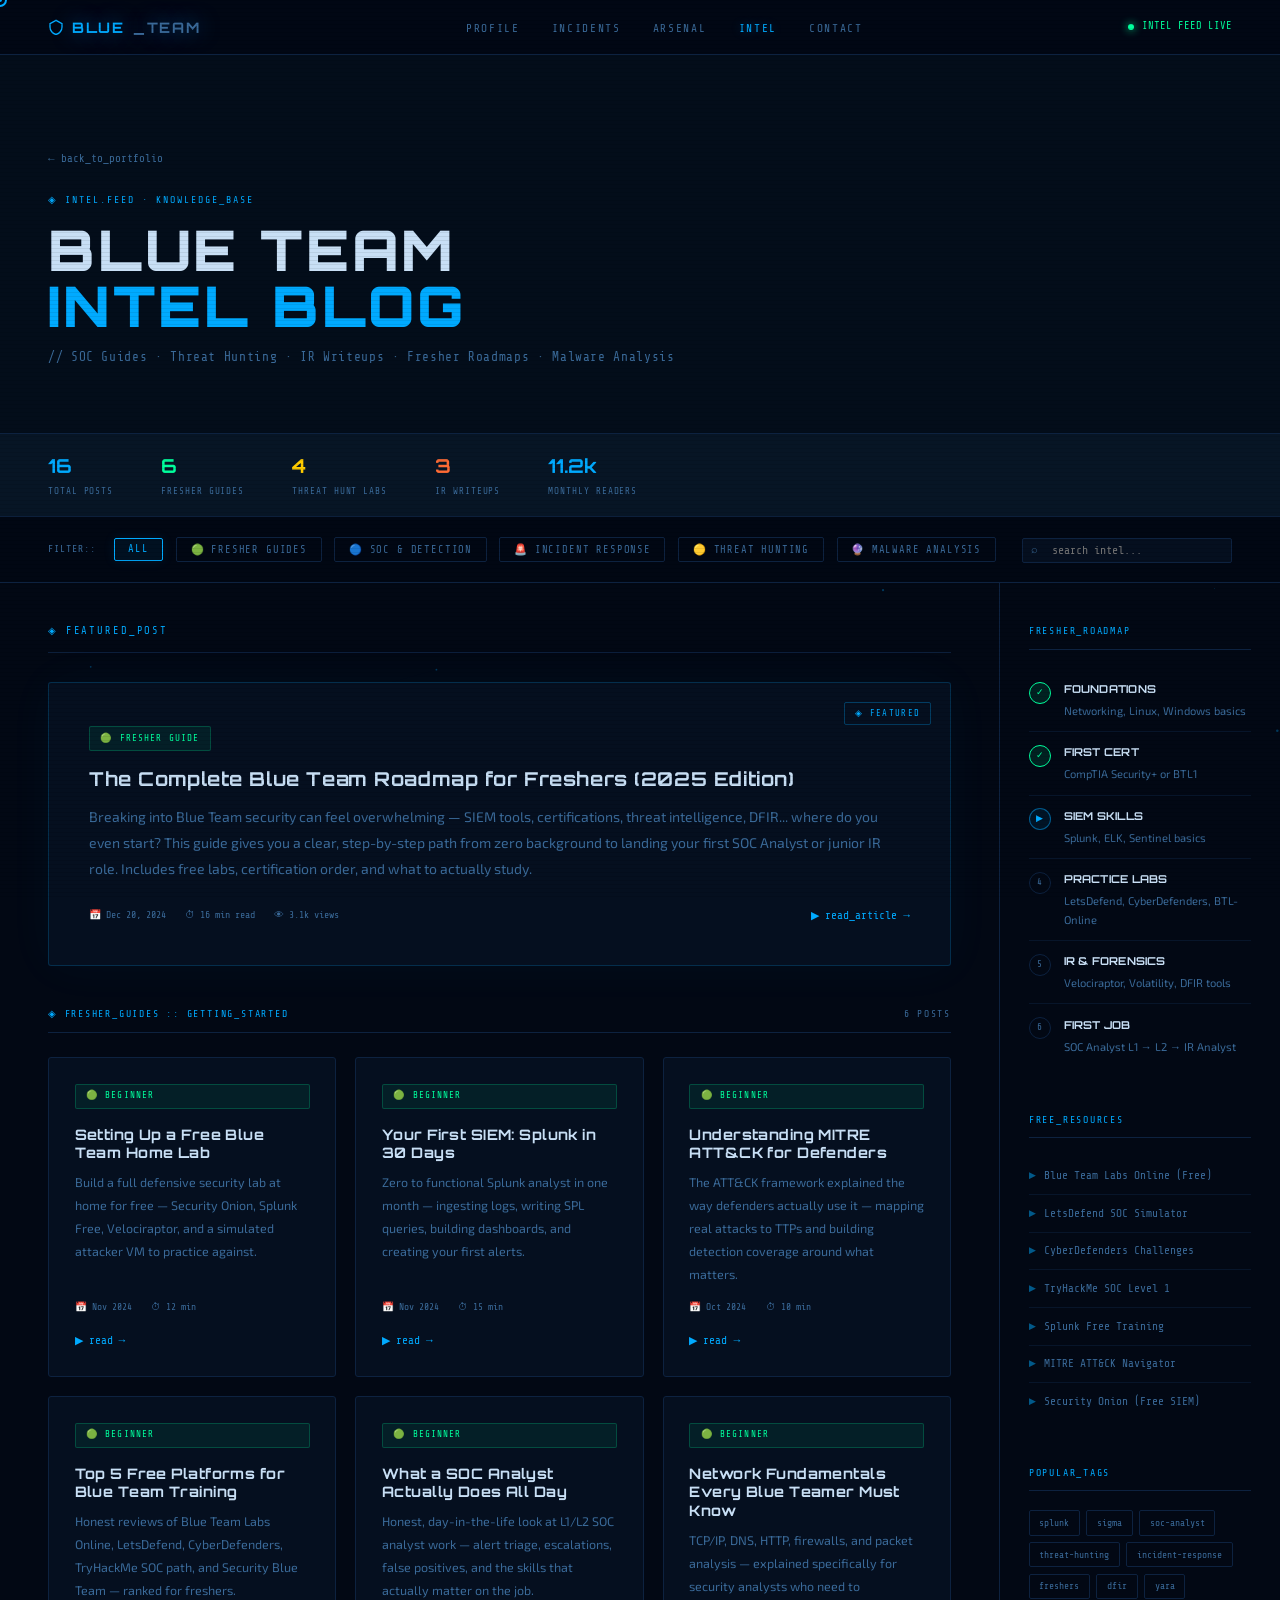
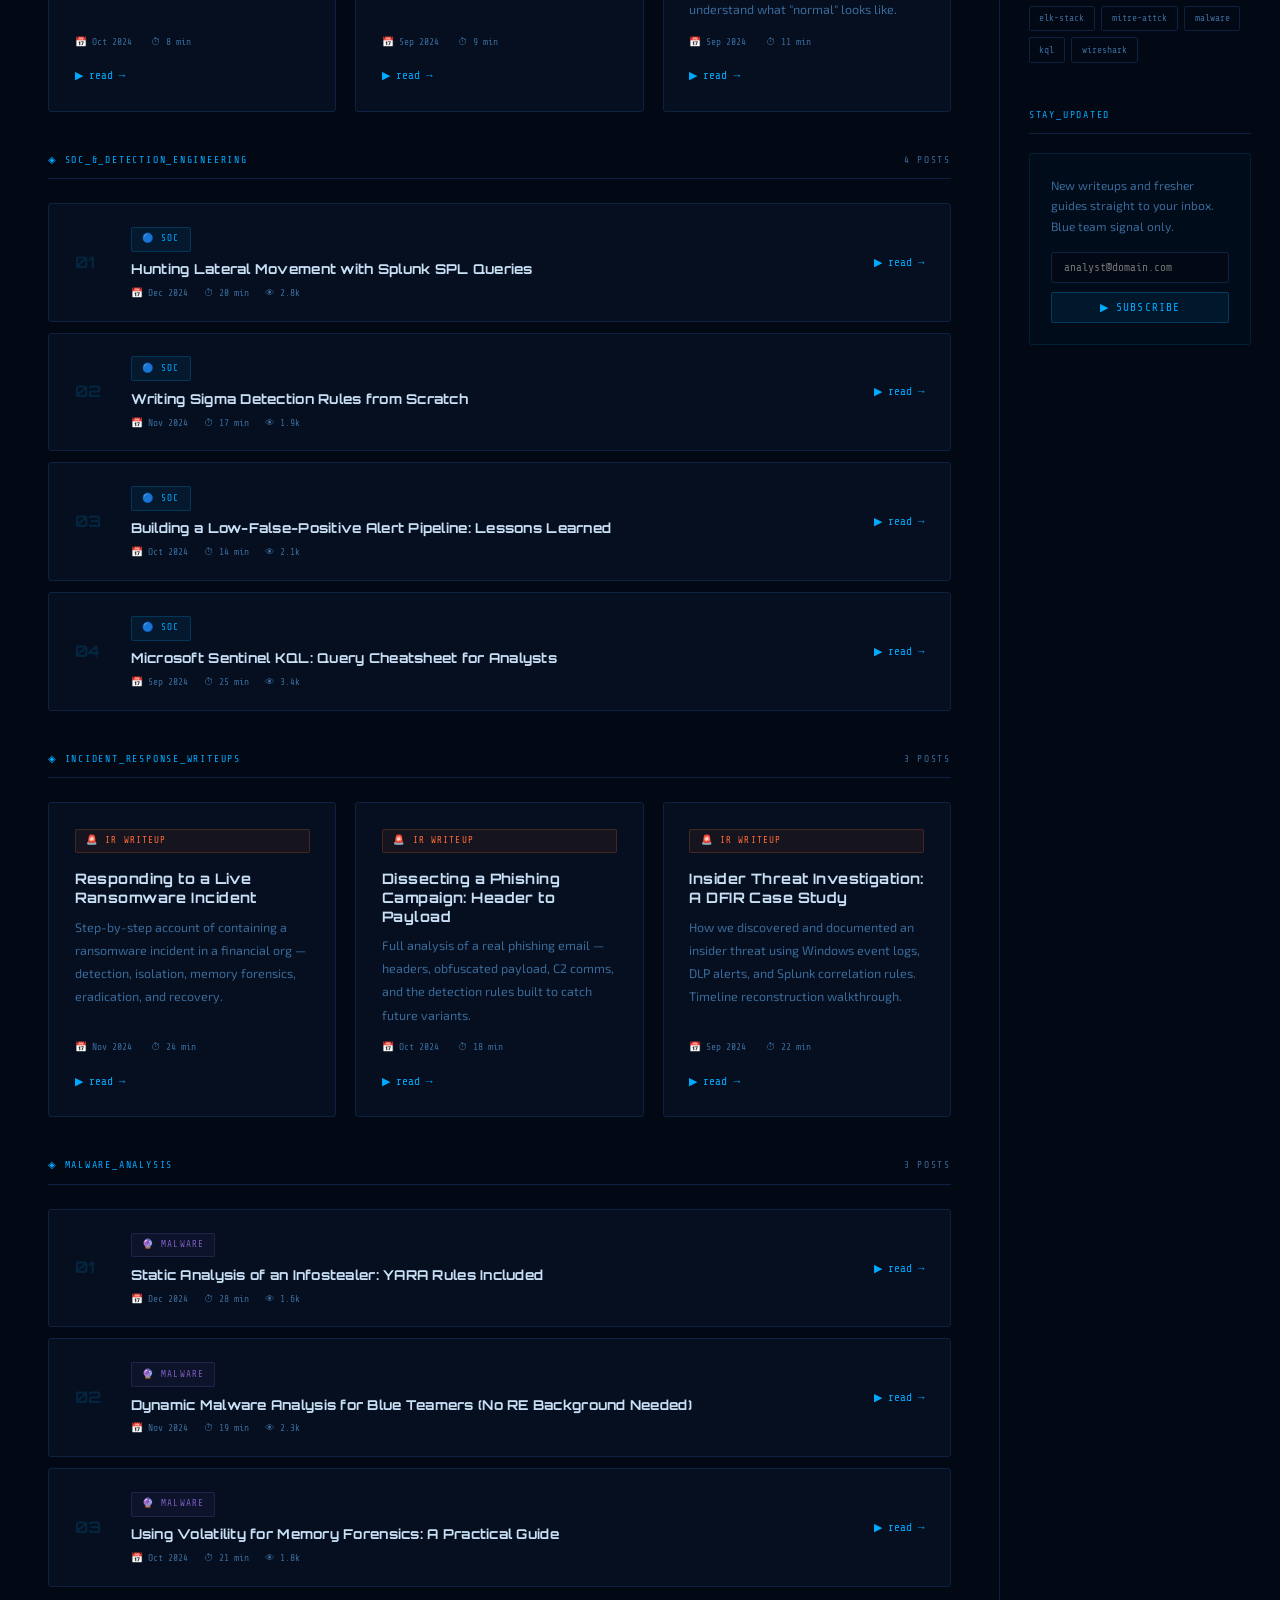
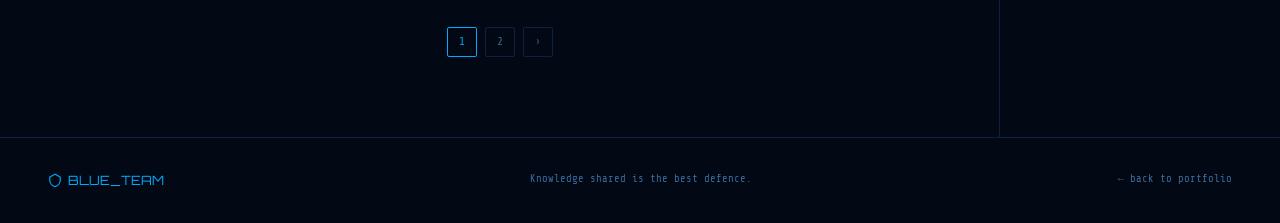
<file: blogs.html>
<!DOCTYPE html>
<html lang="en">
<head>
<meta charset="UTF-8"/>
<meta name="viewport" content="width=device-width, initial-scale=1.0"/>
<title>Intel Blog — Blue Team Security</title>
<link rel="preconnect" href="https://fonts.googleapis.com"/>
<link rel="preconnect" href="https://fonts.gstatic.com" crossorigin/>
<link href="https://fonts.googleapis.com/css2?family=Share+Tech+Mono&family=Orbitron:wght@400;700;900&family=Exo+2:wght@300;400;600;700&display=swap" rel="stylesheet"/>
<style>
:root{
  --bg:#020814;--bg2:#030d1a;--surface:#050f1f;--surface2:#071525;
  --border:#0d2240;--border2:#0f2a50;
  --blue:#00aaff;--blue2:#0066cc;--cyan:#00e5ff;--steel:#4a9edd;
  --alert:#ff6b35;--warn:#ffcc00;--safe:#00ff9d;--purple:#7c5cbf;
  --text:#c8dff5;--muted:#3a6a99;
  --font-mono:'Share Tech Mono',monospace;
  --font-display:'Orbitron',monospace;
  --font-body:'Exo 2',sans-serif;
}
*,*::before,*::after{box-sizing:border-box;margin:0;padding:0}
html{scroll-behavior:smooth}
body{background:var(--bg);color:var(--text);font-family:var(--font-body);font-size:15px;line-height:1.7;overflow-x:hidden;cursor:none;}
body::after{content:'';position:fixed;inset:0;background:repeating-linear-gradient(0deg,transparent,transparent 3px,rgba(0,0,0,0.07) 3px,rgba(0,0,0,0.07) 4px);pointer-events:none;z-index:9000;}

.cursor{width:14px;height:14px;border:2px solid var(--blue);border-radius:50%;position:fixed;pointer-events:none;z-index:9999;transform:translate(-50%,-50%);transition:width 0.2s,height 0.2s,border-color 0.2s;}
.cursor-dot{width:4px;height:4px;background:var(--blue);border-radius:50%;position:fixed;pointer-events:none;z-index:10000;transform:translate(-50%,-50%);}
.cursor.hovering{width:28px;height:28px;border-color:var(--cyan);background:rgba(0,229,255,0.05);}

#particle-canvas{position:fixed;top:0;left:0;width:100%;height:100%;pointer-events:none;z-index:0;}

/* NAV */
nav{position:fixed;top:0;left:0;right:0;z-index:100;display:flex;justify-content:space-between;align-items:center;padding:0.9rem 3rem;background:rgba(2,8,20,0.96);border-bottom:1px solid var(--border);backdrop-filter:blur(12px);}
.nav-logo{font-family:var(--font-display);font-size:0.9rem;font-weight:700;color:var(--blue);text-decoration:none;letter-spacing:0.12em;text-shadow:0 0 20px rgba(0,170,255,0.5);display:flex;align-items:center;gap:0.5rem;}
.nav-links{display:flex;gap:2rem;list-style:none}
.nav-links a{color:var(--muted);text-decoration:none;font-size:0.7rem;letter-spacing:0.15em;text-transform:uppercase;font-family:var(--font-mono);transition:color 0.2s;}
.nav-links a:hover,.nav-links a.active{color:var(--blue);text-shadow:0 0 10px rgba(0,170,255,0.4)}
.nav-right{display:flex;align-items:center;gap:0.5rem;font-family:var(--font-mono);font-size:0.65rem;color:var(--safe);}
.status-dot{width:6px;height:6px;border-radius:50%;background:var(--safe);box-shadow:0 0 8px var(--safe);animation:pulse 2s infinite;}
@keyframes pulse{0%,100%{opacity:1;transform:scale(1)}50%{opacity:0.4;transform:scale(0.7)}}

/* BLOG HEADER */
.blog-header{padding:9rem 3rem 4rem;position:relative;z-index:1;background:var(--bg2);border-bottom:1px solid var(--border);}
.back-link{display:inline-flex;align-items:center;gap:0.4rem;font-family:var(--font-mono);font-size:0.68rem;color:var(--muted);text-decoration:none;margin-bottom:1.5rem;transition:color 0.2s;}
.back-link:hover{color:var(--blue)}
.header-tag{font-family:var(--font-mono);font-size:0.62rem;letter-spacing:0.2em;text-transform:uppercase;color:var(--blue);margin-bottom:0.8rem;display:flex;align-items:center;gap:0.4rem;}
h1{font-family:var(--font-display);font-size:clamp(1.8rem,5vw,3.5rem);font-weight:900;letter-spacing:0.05em;line-height:1;}
h1 .b{color:var(--blue)}
.header-sub{font-family:var(--font-mono);font-size:0.8rem;color:var(--muted);margin-top:0.8rem;letter-spacing:0.05em;}

/* STATS BAR */
.stats-bar{background:var(--surface2);border-bottom:1px solid var(--border);padding:1rem 3rem;display:flex;gap:3rem;position:relative;z-index:1;}
.stat-item{display:flex;flex-direction:column;gap:0.1rem;}
.stat-val{font-family:var(--font-display);font-size:1.2rem;font-weight:700;color:var(--blue);}
.stat-lbl{font-family:var(--font-mono);font-size:0.58rem;color:var(--muted);letter-spacing:0.1em;text-transform:uppercase;}

/* FILTERS */
.filters-bar{padding:1.2rem 3rem;background:rgba(2,8,20,0.97);border-bottom:1px solid var(--border);display:flex;gap:0.8rem;align-items:center;flex-wrap:wrap;position:sticky;top:58px;z-index:50;backdrop-filter:blur(12px);}
.filter-label{font-family:var(--font-mono);font-size:0.62rem;color:var(--muted);letter-spacing:0.1em;text-transform:uppercase;margin-right:0.3rem;}
.filter-btn{padding:0.3rem 0.85rem;font-family:var(--font-mono);font-size:0.65rem;letter-spacing:0.08em;text-transform:uppercase;background:transparent;border:1px solid var(--border);color:var(--muted);border-radius:2px;cursor:none;transition:all 0.2s;}
.filter-btn:hover{border-color:var(--blue);color:var(--blue);}
.filter-btn.active{border-color:var(--blue);color:var(--blue);background:rgba(0,170,255,0.06);box-shadow:0 0 12px rgba(0,170,255,0.1);}
.filter-btn.cat-beginner.active{border-color:var(--safe);color:var(--safe);box-shadow:0 0 12px rgba(0,255,157,0.1);background:rgba(0,255,157,0.04);}
.filter-btn.cat-soc.active{border-color:var(--blue);color:var(--blue);}
.filter-btn.cat-ir.active{border-color:var(--alert);color:var(--alert);background:rgba(255,107,53,0.04);}
.filter-btn.cat-threat.active{border-color:var(--warn);color:var(--warn);background:rgba(255,204,0,0.04);}
.filter-btn.cat-malware.active{border-color:var(--purple);color:var(--purple);background:rgba(124,92,191,0.04);}
.search-wrap{margin-left:auto;position:relative;}
.search-input{background:var(--surface);border:1px solid var(--border);color:var(--text);font-family:var(--font-mono);font-size:0.72rem;padding:0.32rem 1rem 0.32rem 1.8rem;border-radius:2px;width:210px;outline:none;transition:border-color 0.2s;}
.search-input:focus{border-color:rgba(0,170,255,0.4);}
.search-icon{position:absolute;left:0.55rem;top:50%;transform:translateY(-50%);color:var(--muted);font-size:0.7rem;}

/* LAYOUT */
.blog-main{display:grid;grid-template-columns:1fr 280px;max-width:1300px;margin:0 auto;position:relative;z-index:1;}

/* MAIN AREA */
.blogs-area{padding:2.5rem 3rem 5rem;border-right:1px solid var(--border);}
.area-title{font-family:var(--font-mono);font-size:0.65rem;letter-spacing:0.18em;text-transform:uppercase;color:var(--blue);margin-bottom:1.8rem;padding-bottom:0.7rem;border-bottom:1px solid var(--border);display:flex;justify-content:space-between;}
.post-count{color:var(--muted);font-size:0.6rem;}

/* Featured card */
.featured-post{background:var(--surface);border:1px solid rgba(0,170,255,0.2);border-radius:3px;padding:2.5rem;margin-bottom:2.5rem;position:relative;overflow:hidden;cursor:none;transition:border-color 0.3s,transform 0.3s,box-shadow 0.3s;box-shadow:0 0 50px rgba(0,170,255,0.04);}
.featured-post::before{content:'◈ FEATURED';position:absolute;top:1.2rem;right:1.2rem;font-family:var(--font-mono);font-size:0.55rem;letter-spacing:0.15em;padding:0.2rem 0.6rem;border:1px solid rgba(0,170,255,0.3);color:var(--blue);border-radius:2px;}
.featured-post:hover{border-color:rgba(0,170,255,0.35);transform:translateY(-2px);box-shadow:0 10px 50px rgba(0,170,255,0.07);}

.post-badge{display:inline-flex;align-items:center;gap:0.35rem;font-family:var(--font-mono);font-size:0.58rem;letter-spacing:0.12em;text-transform:uppercase;padding:0.22rem 0.65rem;border-radius:2px;margin-bottom:1rem;}
.badge-beginner{background:rgba(0,255,157,0.07);border:1px solid rgba(0,255,157,0.2);color:var(--safe);}
.badge-soc{background:rgba(0,170,255,0.07);border:1px solid rgba(0,170,255,0.2);color:var(--blue);}
.badge-ir{background:rgba(255,107,53,0.07);border:1px solid rgba(255,107,53,0.2);color:var(--alert);}
.badge-threat{background:rgba(255,204,0,0.07);border:1px solid rgba(255,204,0,0.2);color:var(--warn);}
.badge-malware{background:rgba(124,92,191,0.07);border:1px solid rgba(124,92,191,0.2);color:var(--purple);}

.post-title{font-family:var(--font-display);font-size:1.2rem;font-weight:700;color:var(--text);margin-bottom:0.75rem;letter-spacing:0.03em;line-height:1.3;}
.post-excerpt{font-size:0.875rem;color:var(--muted);line-height:1.85;margin-bottom:1.5rem;}
.post-footer{display:flex;align-items:center;justify-content:space-between;flex-wrap:wrap;gap:0.5rem;}
.post-meta{display:flex;align-items:center;gap:1.2rem;font-family:var(--font-mono);font-size:0.62rem;color:var(--muted);}
.read-btn{font-family:var(--font-mono);font-size:0.7rem;color:var(--blue);text-decoration:none;display:inline-flex;align-items:center;gap:0.3rem;transition:gap 0.2s,text-shadow 0.2s;cursor:none;}
.read-btn:hover{gap:0.7rem;text-shadow:0 0 10px rgba(0,170,255,0.4);}

/* Grid posts */
.posts-grid{display:grid;grid-template-columns:repeat(auto-fit,minmax(270px,1fr));gap:1.2rem;margin-bottom:0.5rem;}
.post-card{background:var(--surface);border:1px solid var(--border);border-radius:3px;padding:1.6rem;transition:border-color 0.3s,transform 0.3s;cursor:none;display:flex;flex-direction:column;}
.post-card:hover{border-color:rgba(0,170,255,0.2);transform:translateY(-3px);}
.post-card .post-title{font-size:0.9rem;margin-bottom:0.55rem;}
.post-card .post-excerpt{font-size:0.78rem;flex:1;margin-bottom:0.8rem;}
.post-card .post-meta{font-size:0.6rem;}

/* List posts */
.post-list-item{background:var(--surface);border:1px solid var(--border);border-radius:3px;padding:1.2rem 1.6rem;display:flex;align-items:center;gap:1.5rem;cursor:none;transition:border-color 0.3s;margin-bottom:0.7rem;}
.post-list-item:hover{border-color:rgba(0,170,255,0.2);}
.post-num{font-family:var(--font-display);font-size:1rem;font-weight:700;color:rgba(0,170,255,0.15);min-width:2rem;}
.post-list-content{flex:1;}
.post-list-title{font-family:var(--font-display);font-size:0.85rem;font-weight:700;color:var(--text);margin-bottom:0.3rem;letter-spacing:0.02em;}
.post-list-meta{display:flex;gap:1rem;font-family:var(--font-mono);font-size:0.6rem;color:var(--muted);}
.section-divider{font-family:var(--font-mono);font-size:0.62rem;letter-spacing:0.18em;text-transform:uppercase;color:var(--blue);margin:2.5rem 0 1.5rem;padding-bottom:0.6rem;border-bottom:1px solid var(--border);display:flex;justify-content:space-between;}

/* SIDEBAR */
.sidebar{padding:2.5rem 1.8rem 5rem;}
.widget{margin-bottom:2.8rem;}
.widget-title{font-family:var(--font-mono);font-size:0.62rem;letter-spacing:0.18em;text-transform:uppercase;color:var(--blue);margin-bottom:1.2rem;padding-bottom:0.55rem;border-bottom:1px solid var(--border);}

/* Fresher roadmap */
.road-step-item{display:flex;gap:0.8rem;padding:0.7rem 0;border-bottom:1px solid rgba(13,34,64,0.5);}
.road-step-item:last-child{border-bottom:none;}
.step-num{width:22px;height:22px;border-radius:50%;border:1px solid var(--border);display:flex;align-items:center;justify-content:center;font-family:var(--font-mono);font-size:0.58rem;color:var(--muted);flex-shrink:0;margin-top:0.1rem;}
.step-num.done{background:rgba(0,255,157,0.1);border-color:var(--safe);color:var(--safe);}
.step-num.active{background:rgba(0,170,255,0.08);border-color:rgba(0,170,255,0.5);color:var(--blue);animation:pulse 2s infinite;}
.step-info{}
.step-title{font-family:var(--font-display);font-size:0.68rem;font-weight:700;color:var(--text);letter-spacing:0.02em;}
.step-desc{font-size:0.7rem;color:var(--muted);margin-top:0.15rem;}

/* Tags */
.tags-cloud{display:flex;flex-wrap:wrap;gap:0.4rem;}
.c-tag{font-family:var(--font-mono);font-size:0.6rem;padding:0.22rem 0.6rem;border:1px solid var(--border);border-radius:2px;color:var(--muted);cursor:none;transition:all 0.2s;}
.c-tag:hover{border-color:rgba(0,170,255,0.35);color:var(--blue);}

/* Resources */
.resource-link{display:flex;align-items:center;gap:0.5rem;padding:0.55rem 0;border-bottom:1px solid rgba(13,34,64,0.5);font-family:var(--font-mono);font-size:0.7rem;color:var(--muted);text-decoration:none;transition:color 0.2s;}
.resource-link:last-child{border-bottom:none;}
.resource-link:hover{color:var(--blue);}
.resource-link::before{content:'▶';font-size:0.55rem;color:var(--blue);opacity:0.5;}

/* Newsletter */
.nl-box{background:rgba(0,170,255,0.03);border:1px solid rgba(0,170,255,0.12);border-radius:3px;padding:1.3rem;}
.nl-box p{font-size:0.75rem;color:var(--muted);margin-bottom:1rem;line-height:1.7;}
.nl-input{width:100%;background:var(--bg);border:1px solid var(--border);color:var(--text);font-family:var(--font-mono);font-size:0.7rem;padding:0.5rem 0.75rem;border-radius:2px;outline:none;margin-bottom:0.55rem;transition:border-color 0.2s;}
.nl-input:focus{border-color:rgba(0,170,255,0.4);}
.nl-btn{width:100%;background:rgba(0,170,255,0.08);border:1px solid rgba(0,170,255,0.25);color:var(--blue);font-family:var(--font-mono);font-size:0.7rem;letter-spacing:0.1em;padding:0.5rem;border-radius:2px;cursor:none;transition:all 0.25s;text-transform:uppercase;}
.nl-btn:hover{background:rgba(0,170,255,0.15);box-shadow:0 0 20px rgba(0,170,255,0.15);}

/* Pagination */
.pagination{display:flex;gap:0.5rem;margin-top:2.5rem;justify-content:center;}
.pg-btn{width:30px;height:30px;display:flex;align-items:center;justify-content:center;font-family:var(--font-mono);font-size:0.7rem;color:var(--muted);border:1px solid var(--border);border-radius:2px;cursor:none;transition:all 0.2s;}
.pg-btn:hover,.pg-btn.active{border-color:var(--blue);color:var(--blue);}

/* Footer */
footer{padding:2rem 3rem;border-top:1px solid var(--border);display:flex;justify-content:space-between;align-items:center;font-family:var(--font-mono);font-size:0.66rem;color:var(--muted);position:relative;z-index:1;}
.footer-logo{font-family:var(--font-display);color:var(--blue);font-size:0.8rem;display:flex;align-items:center;gap:0.4rem;}

.reveal{opacity:0;transform:translateY(20px);transition:opacity 0.7s,transform 0.7s;}
.reveal.visible{opacity:1;transform:none;}

@media(max-width:900px){
  .blog-main{grid-template-columns:1fr;}
  .sidebar{display:none;}
  .blogs-area{border-right:none;padding:2rem 1.5rem 4rem;}
  nav{padding:1rem 1.5rem;}
  .nav-links,.nav-right{display:none;}
  .blog-header{padding:7rem 1.5rem 2.5rem;}
  .filters-bar{padding:1rem 1.5rem;}
  .stats-bar{padding:1rem 1.5rem;gap:1.5rem;flex-wrap:wrap;}
  footer{flex-direction:column;gap:1rem;}
}
</style>
</head>
<body>

<canvas id="particle-canvas"></canvas>
<div class="cursor" id="cursor"></div>
<div class="cursor-dot" id="cursorDot"></div>

<nav>
  <a href="index.html" class="nav-logo">
    <svg style="width:16px;height:16px;fill:none;stroke:var(--blue);stroke-width:2" viewBox="0 0 24 24"><path d="M12 2L3 7v5c0 5.25 3.75 10.15 9 11.25C17.25 22.15 21 17.25 21 12V7L12 2z"/></svg>
    BLUE<span style="color:var(--muted)">_TEAM</span>
  </a>
  <ul class="nav-links">
    <li><a href="index.html#about">profile</a></li>
    <li><a href="index.html#projects">incidents</a></li>
    <li><a href="index.html#skills">arsenal</a></li>
    <li><a href="blogs.html" class="active">intel</a></li>
    <li><a href="index.html#contact">contact</a></li>
  </ul>
  <div class="nav-right"><div class="status-dot"></div>INTEL FEED LIVE</div>
</nav>

<div class="blog-header reveal">
  <a href="index.html" class="back-link">← back_to_portfolio</a>
  <div class="header-tag">◈ intel.feed · knowledge_base</div>
  <h1>BLUE TEAM<br/><span class="b">INTEL BLOG</span></h1>
  <p class="header-sub">// SOC Guides · Threat Hunting · IR Writeups · Fresher Roadmaps · Malware Analysis</p>
</div>

<div class="stats-bar">
  <div class="stat-item"><div class="stat-val">16</div><div class="stat-lbl">Total Posts</div></div>
  <div class="stat-item"><div class="stat-val" style="color:var(--safe)">6</div><div class="stat-lbl">Fresher Guides</div></div>
  <div class="stat-item"><div class="stat-val" style="color:var(--warn)">4</div><div class="stat-lbl">Threat Hunt Labs</div></div>
  <div class="stat-item"><div class="stat-val" style="color:var(--alert)">3</div><div class="stat-lbl">IR Writeups</div></div>
  <div class="stat-item"><div class="stat-val" style="color:var(--blue)">11.2k</div><div class="stat-lbl">Monthly Readers</div></div>
</div>

<div class="filters-bar">
  <span class="filter-label">filter::</span>
  <button class="filter-btn active" data-cat="all">All</button>
  <button class="filter-btn cat-beginner" data-cat="beginner">🟢 Fresher Guides</button>
  <button class="filter-btn cat-soc" data-cat="soc">🔵 SOC & Detection</button>
  <button class="filter-btn cat-ir" data-cat="ir">🚨 Incident Response</button>
  <button class="filter-btn cat-threat" data-cat="threat">🟡 Threat Hunting</button>
  <button class="filter-btn cat-malware" data-cat="malware">🔮 Malware Analysis</button>
  <div class="search-wrap">
    <span class="search-icon">⌕</span>
    <input class="search-input" type="text" placeholder="search intel..." id="searchInput"/>
  </div>
</div>

<div class="blog-main">
  <main class="blogs-area">

    <!-- FEATURED -->
    <div class="area-title reveal"><span>◈ featured_post</span></div>
    <article class="featured-post reveal" data-cat="beginner">
      <div class="post-badge badge-beginner">🟢 Fresher Guide</div>
      <div class="post-title">The Complete Blue Team Roadmap for Freshers (2025 Edition)</div>
      <p class="post-excerpt">Breaking into Blue Team security can feel overwhelming — SIEM tools, certifications, threat intelligence, DFIR... where do you even start? This guide gives you a clear, step-by-step path from zero background to landing your first SOC Analyst or junior IR role. Includes free labs, certification order, and what to actually study.</p>
      <div class="post-footer">
        <div class="post-meta"><span>📅 Dec 20, 2024</span><span>⏱ 16 min read</span><span>👁 3.1k views</span></div>
        <a href="#" class="read-btn">▶ read_article →</a>
      </div>
    </article>

    <!-- FRESHER GUIDES -->
    <div class="section-divider reveal"><span>◈ fresher_guides :: getting_started</span><span class="post-count">6 posts</span></div>
    <div class="posts-grid">

      <article class="post-card reveal" data-cat="beginner">
        <div class="post-badge badge-beginner">🟢 Beginner</div>
        <div class="post-title">Setting Up a Free Blue Team Home Lab</div>
        <p class="post-excerpt">Build a full defensive security lab at home for free — Security Onion, Splunk Free, Velociraptor, and a simulated attacker VM to practice against.</p>
        <div class="post-meta"><span>📅 Nov 2024</span><span>⏱ 12 min</span></div>
        <a href="#" class="read-btn" style="margin-top:1rem">▶ read →</a>
      </article>

      <article class="post-card reveal" data-cat="beginner">
        <div class="post-badge badge-beginner">🟢 Beginner</div>
        <div class="post-title">Your First SIEM: Splunk in 30 Days</div>
        <p class="post-excerpt">Zero to functional Splunk analyst in one month — ingesting logs, writing SPL queries, building dashboards, and creating your first alerts.</p>
        <div class="post-meta"><span>📅 Nov 2024</span><span>⏱ 15 min</span></div>
        <a href="#" class="read-btn" style="margin-top:1rem">▶ read →</a>
      </article>

      <article class="post-card reveal" data-cat="beginner">
        <div class="post-badge badge-beginner">🟢 Beginner</div>
        <div class="post-title">Understanding MITRE ATT&CK for Defenders</div>
        <p class="post-excerpt">The ATT&CK framework explained the way defenders actually use it — mapping real attacks to TTPs and building detection coverage around what matters.</p>
        <div class="post-meta"><span>📅 Oct 2024</span><span>⏱ 10 min</span></div>
        <a href="#" class="read-btn" style="margin-top:1rem">▶ read →</a>
      </article>

      <article class="post-card reveal" data-cat="beginner">
        <div class="post-badge badge-beginner">🟢 Beginner</div>
        <div class="post-title">Top 5 Free Platforms for Blue Team Training</div>
        <p class="post-excerpt">Honest reviews of Blue Team Labs Online, LetsDefend, CyberDefenders, TryHackMe SOC path, and Security Blue Team — ranked for freshers.</p>
        <div class="post-meta"><span>📅 Oct 2024</span><span>⏱ 8 min</span></div>
        <a href="#" class="read-btn" style="margin-top:1rem">▶ read →</a>
      </article>

      <article class="post-card reveal" data-cat="beginner">
        <div class="post-badge badge-beginner">🟢 Beginner</div>
        <div class="post-title">What a SOC Analyst Actually Does All Day</div>
        <p class="post-excerpt">Honest, day-in-the-life look at L1/L2 SOC analyst work — alert triage, escalations, false positives, and the skills that actually matter on the job.</p>
        <div class="post-meta"><span>📅 Sep 2024</span><span>⏱ 9 min</span></div>
        <a href="#" class="read-btn" style="margin-top:1rem">▶ read →</a>
      </article>

      <article class="post-card reveal" data-cat="beginner">
        <div class="post-badge badge-beginner">🟢 Beginner</div>
        <div class="post-title">Network Fundamentals Every Blue Teamer Must Know</div>
        <p class="post-excerpt">TCP/IP, DNS, HTTP, firewalls, and packet analysis — explained specifically for security analysts who need to understand what "normal" looks like.</p>
        <div class="post-meta"><span>📅 Sep 2024</span><span>⏱ 11 min</span></div>
        <a href="#" class="read-btn" style="margin-top:1rem">▶ read →</a>
      </article>
    </div>

    <!-- SOC & DETECTION -->
    <div class="section-divider reveal"><span>◈ soc_&_detection_engineering</span><span class="post-count">4 posts</span></div>

    <article class="post-list-item reveal" data-cat="soc">
      <div class="post-num">01</div>
      <div class="post-list-content">
        <div class="post-badge badge-soc" style="margin-bottom:0.35rem">🔵 SOC</div>
        <div class="post-list-title">Hunting Lateral Movement with Splunk SPL Queries</div>
        <div class="post-list-meta"><span>📅 Dec 2024</span><span>⏱ 20 min</span><span>👁 2.8k</span></div>
      </div>
      <a href="#" class="read-btn">▶ read →</a>
    </article>

    <article class="post-list-item reveal" data-cat="soc">
      <div class="post-num">02</div>
      <div class="post-list-content">
        <div class="post-badge badge-soc" style="margin-bottom:0.35rem">🔵 SOC</div>
        <div class="post-list-title">Writing Sigma Detection Rules from Scratch</div>
        <div class="post-list-meta"><span>📅 Nov 2024</span><span>⏱ 17 min</span><span>👁 1.9k</span></div>
      </div>
      <a href="#" class="read-btn">▶ read →</a>
    </article>

    <article class="post-list-item reveal" data-cat="soc">
      <div class="post-num">03</div>
      <div class="post-list-content">
        <div class="post-badge badge-soc" style="margin-bottom:0.35rem">🔵 SOC</div>
        <div class="post-list-title">Building a Low-False-Positive Alert Pipeline: Lessons Learned</div>
        <div class="post-list-meta"><span>📅 Oct 2024</span><span>⏱ 14 min</span><span>👁 2.1k</span></div>
      </div>
      <a href="#" class="read-btn">▶ read →</a>
    </article>

    <article class="post-list-item reveal" data-cat="soc">
      <div class="post-num">04</div>
      <div class="post-list-content">
        <div class="post-badge badge-soc" style="margin-bottom:0.35rem">🔵 SOC</div>
        <div class="post-list-title">Microsoft Sentinel KQL: Query Cheatsheet for Analysts</div>
        <div class="post-list-meta"><span>📅 Sep 2024</span><span>⏱ 25 min</span><span>👁 3.4k</span></div>
      </div>
      <a href="#" class="read-btn">▶ read →</a>
    </article>

    <!-- INCIDENT RESPONSE -->
    <div class="section-divider reveal"><span>◈ incident_response_writeups</span><span class="post-count">3 posts</span></div>
    <div class="posts-grid">

      <article class="post-card reveal" data-cat="ir">
        <div class="post-badge badge-ir">🚨 IR Writeup</div>
        <div class="post-title">Responding to a Live Ransomware Incident</div>
        <p class="post-excerpt">Step-by-step account of containing a ransomware incident in a financial org — detection, isolation, memory forensics, eradication, and recovery.</p>
        <div class="post-meta"><span>📅 Nov 2024</span><span>⏱ 24 min</span></div>
        <a href="#" class="read-btn" style="margin-top:1rem">▶ read →</a>
      </article>

      <article class="post-card reveal" data-cat="ir">
        <div class="post-badge badge-ir">🚨 IR Writeup</div>
        <div class="post-title">Dissecting a Phishing Campaign: Header to Payload</div>
        <p class="post-excerpt">Full analysis of a real phishing email — headers, obfuscated payload, C2 comms, and the detection rules built to catch future variants.</p>
        <div class="post-meta"><span>📅 Oct 2024</span><span>⏱ 18 min</span></div>
        <a href="#" class="read-btn" style="margin-top:1rem">▶ read →</a>
      </article>

      <article class="post-card reveal" data-cat="ir">
        <div class="post-badge badge-ir">🚨 IR Writeup</div>
        <div class="post-title">Insider Threat Investigation: A DFIR Case Study</div>
        <p class="post-excerpt">How we discovered and documented an insider threat using Windows event logs, DLP alerts, and Splunk correlation rules. Timeline reconstruction walkthrough.</p>
        <div class="post-meta"><span>📅 Sep 2024</span><span>⏱ 22 min</span></div>
        <a href="#" class="read-btn" style="margin-top:1rem">▶ read →</a>
      </article>
    </div>

    <!-- MALWARE ANALYSIS -->
    <div class="section-divider reveal"><span>◈ malware_analysis</span><span class="post-count">3 posts</span></div>

    <article class="post-list-item reveal" data-cat="malware">
      <div class="post-num">01</div>
      <div class="post-list-content">
        <div class="post-badge badge-malware" style="margin-bottom:0.35rem">🔮 Malware</div>
        <div class="post-list-title">Static Analysis of an Infostealer: YARA Rules Included</div>
        <div class="post-list-meta"><span>📅 Dec 2024</span><span>⏱ 28 min</span><span>👁 1.6k</span></div>
      </div>
      <a href="#" class="read-btn">▶ read →</a>
    </article>

    <article class="post-list-item reveal" data-cat="malware">
      <div class="post-num">02</div>
      <div class="post-list-content">
        <div class="post-badge badge-malware" style="margin-bottom:0.35rem">🔮 Malware</div>
        <div class="post-list-title">Dynamic Malware Analysis for Blue Teamers (No RE Background Needed)</div>
        <div class="post-list-meta"><span>📅 Nov 2024</span><span>⏱ 19 min</span><span>👁 2.3k</span></div>
      </div>
      <a href="#" class="read-btn">▶ read →</a>
    </article>

    <article class="post-list-item reveal" data-cat="malware">
      <div class="post-num">03</div>
      <div class="post-list-content">
        <div class="post-badge badge-malware" style="margin-bottom:0.35rem">🔮 Malware</div>
        <div class="post-list-title">Using Volatility for Memory Forensics: A Practical Guide</div>
        <div class="post-list-meta"><span>📅 Oct 2024</span><span>⏱ 21 min</span><span>👁 1.8k</span></div>
      </div>
      <a href="#" class="read-btn">▶ read →</a>
    </article>

    <div class="pagination reveal">
      <div class="pg-btn active">1</div>
      <div class="pg-btn">2</div>
      <div class="pg-btn">›</div>
    </div>
  </main>

  <!-- SIDEBAR -->
  <aside class="sidebar">

    <div class="widget reveal">
      <div class="widget-title">fresher_roadmap</div>
      <div class="road-step-item"><div class="step-num done">✓</div><div class="step-info"><div class="step-title">FOUNDATIONS</div><div class="step-desc">Networking, Linux, Windows basics</div></div></div>
      <div class="road-step-item"><div class="step-num done">✓</div><div class="step-info"><div class="step-title">FIRST CERT</div><div class="step-desc">CompTIA Security+ or BTL1</div></div></div>
      <div class="road-step-item"><div class="step-num active">▶</div><div class="step-info"><div class="step-title">SIEM SKILLS</div><div class="step-desc">Splunk, ELK, Sentinel basics</div></div></div>
      <div class="road-step-item"><div class="step-num">4</div><div class="step-info"><div class="step-title">PRACTICE LABS</div><div class="step-desc">LetsDefend, CyberDefenders, BTL-Online</div></div></div>
      <div class="road-step-item"><div class="step-num">5</div><div class="step-info"><div class="step-title">IR & FORENSICS</div><div class="step-desc">Velociraptor, Volatility, DFIR tools</div></div></div>
      <div class="road-step-item"><div class="step-num">6</div><div class="step-info"><div class="step-title">FIRST JOB</div><div class="step-desc">SOC Analyst L1 → L2 → IR Analyst</div></div></div>
    </div>

    <div class="widget reveal">
      <div class="widget-title">free_resources</div>
      <a href="#" class="resource-link">Blue Team Labs Online (Free)</a>
      <a href="#" class="resource-link">LetsDefend SOC Simulator</a>
      <a href="#" class="resource-link">CyberDefenders Challenges</a>
      <a href="#" class="resource-link">TryHackMe SOC Level 1</a>
      <a href="#" class="resource-link">Splunk Free Training</a>
      <a href="#" class="resource-link">MITRE ATT&CK Navigator</a>
      <a href="#" class="resource-link">Security Onion (Free SIEM)</a>
    </div>

    <div class="widget reveal">
      <div class="widget-title">popular_tags</div>
      <div class="tags-cloud">
        <span class="c-tag">splunk</span>
        <span class="c-tag">sigma</span>
        <span class="c-tag">soc-analyst</span>
        <span class="c-tag">threat-hunting</span>
        <span class="c-tag">incident-response</span>
        <span class="c-tag">freshers</span>
        <span class="c-tag">dfir</span>
        <span class="c-tag">yara</span>
        <span class="c-tag">elk-stack</span>
        <span class="c-tag">mitre-attck</span>
        <span class="c-tag">malware</span>
        <span class="c-tag">kql</span>
        <span class="c-tag">wireshark</span>
      </div>
    </div>

    <div class="widget reveal">
      <div class="widget-title">stay_updated</div>
      <div class="nl-box">
        <p>New writeups and fresher guides straight to your inbox. Blue team signal only.</p>
        <input class="nl-input" type="email" placeholder="analyst@domain.com"/>
        <button class="nl-btn">▶ Subscribe</button>
      </div>
    </div>

  </aside>
</div>

<footer>
  <div class="footer-logo">
    <svg style="width:14px;height:14px;fill:none;stroke:var(--blue);stroke-width:2" viewBox="0 0 24 24"><path d="M12 2L3 7v5c0 5.25 3.75 10.15 9 11.25C17.25 22.15 21 17.25 21 12V7L12 2z"/></svg>
    BLUE_TEAM
  </div>
  <span>Knowledge shared is the best defence.</span>
  <a href="index.html" style="color:var(--muted);text-decoration:none;font-size:0.66rem;font-family:var(--font-mono);transition:color 0.2s" onmouseenter="this.style.color='var(--blue)'" onmouseleave="this.style.color='var(--muted)'">← back to portfolio</a>
</footer>

<script>
// Cursor
const cursor=document.getElementById('cursor'),dot=document.getElementById('cursorDot');
let mx=0,my=0,rx=0,ry=0;
document.addEventListener('mousemove',e=>{mx=e.clientX;my=e.clientY;dot.style.left=mx+'px';dot.style.top=my+'px';});
(function anim(){rx+=(mx-rx)*0.1;ry+=(my-ry)*0.1;cursor.style.left=rx+'px';cursor.style.top=ry+'px';requestAnimationFrame(anim);})();
document.querySelectorAll('a,button').forEach(el=>{
  el.addEventListener('mouseenter',()=>cursor.classList.add('hovering'));
  el.addEventListener('mouseleave',()=>cursor.classList.remove('hovering'));
});

// Particle bg
const canvas=document.getElementById('particle-canvas');
const ctx=canvas.getContext('2d');
let W=canvas.width=window.innerWidth,H=canvas.height=window.innerHeight;
window.addEventListener('resize',()=>{W=canvas.width=window.innerWidth;H=canvas.height=window.innerHeight;});
const particles=Array.from({length:50},()=>({x:Math.random()*W,y:Math.random()*H,vx:(Math.random()-0.5)*0.25,vy:(Math.random()-0.5)*0.25,r:Math.random()*1.2+0.4}));
function draw(){
  ctx.clearRect(0,0,W,H);
  particles.forEach(p=>{
    p.x+=p.vx;p.y+=p.vy;
    if(p.x<0||p.x>W)p.vx*=-1;
    if(p.y<0||p.y>H)p.vy*=-1;
    ctx.beginPath();ctx.arc(p.x,p.y,p.r,0,Math.PI*2);
    ctx.fillStyle='rgba(0,170,255,0.3)';ctx.fill();
  });
  particles.forEach((a,i)=>particles.slice(i+1).forEach(b=>{
    const dx=a.x-b.x,dy=a.y-b.y,d=Math.sqrt(dx*dx+dy*dy);
    if(d<110){ctx.beginPath();ctx.moveTo(a.x,a.y);ctx.lineTo(b.x,b.y);ctx.strokeStyle=`rgba(0,170,255,${0.06*(1-d/110)})`;ctx.lineWidth=0.5;ctx.stroke();}
  }));
  requestAnimationFrame(draw);
}
draw();

// Filter
document.querySelectorAll('.filter-btn').forEach(btn=>{
  btn.addEventListener('click',()=>{
    document.querySelectorAll('.filter-btn').forEach(b=>b.classList.remove('active'));
    btn.classList.add('active');
    const cat=btn.dataset.cat;
    document.querySelectorAll('article[data-cat]').forEach(a=>{a.style.display=(cat==='all'||a.dataset.cat===cat)?'':'none';});
  });
});

// Search
document.getElementById('searchInput').addEventListener('input',function(){
  const q=this.value.toLowerCase();
  document.querySelectorAll('article[data-cat]').forEach(a=>{a.style.display=a.textContent.toLowerCase().includes(q)?'':'none';});
});

// Scroll reveal
const obs=new IntersectionObserver(entries=>{
  entries.forEach((e,i)=>{if(e.isIntersecting){setTimeout(()=>e.target.classList.add('visible'),i*60);obs.unobserve(e.target);}});
},{threshold:0.08});
document.querySelectorAll('.reveal').forEach(el=>obs.observe(el));
</script>
</body>
</html>
</file>
